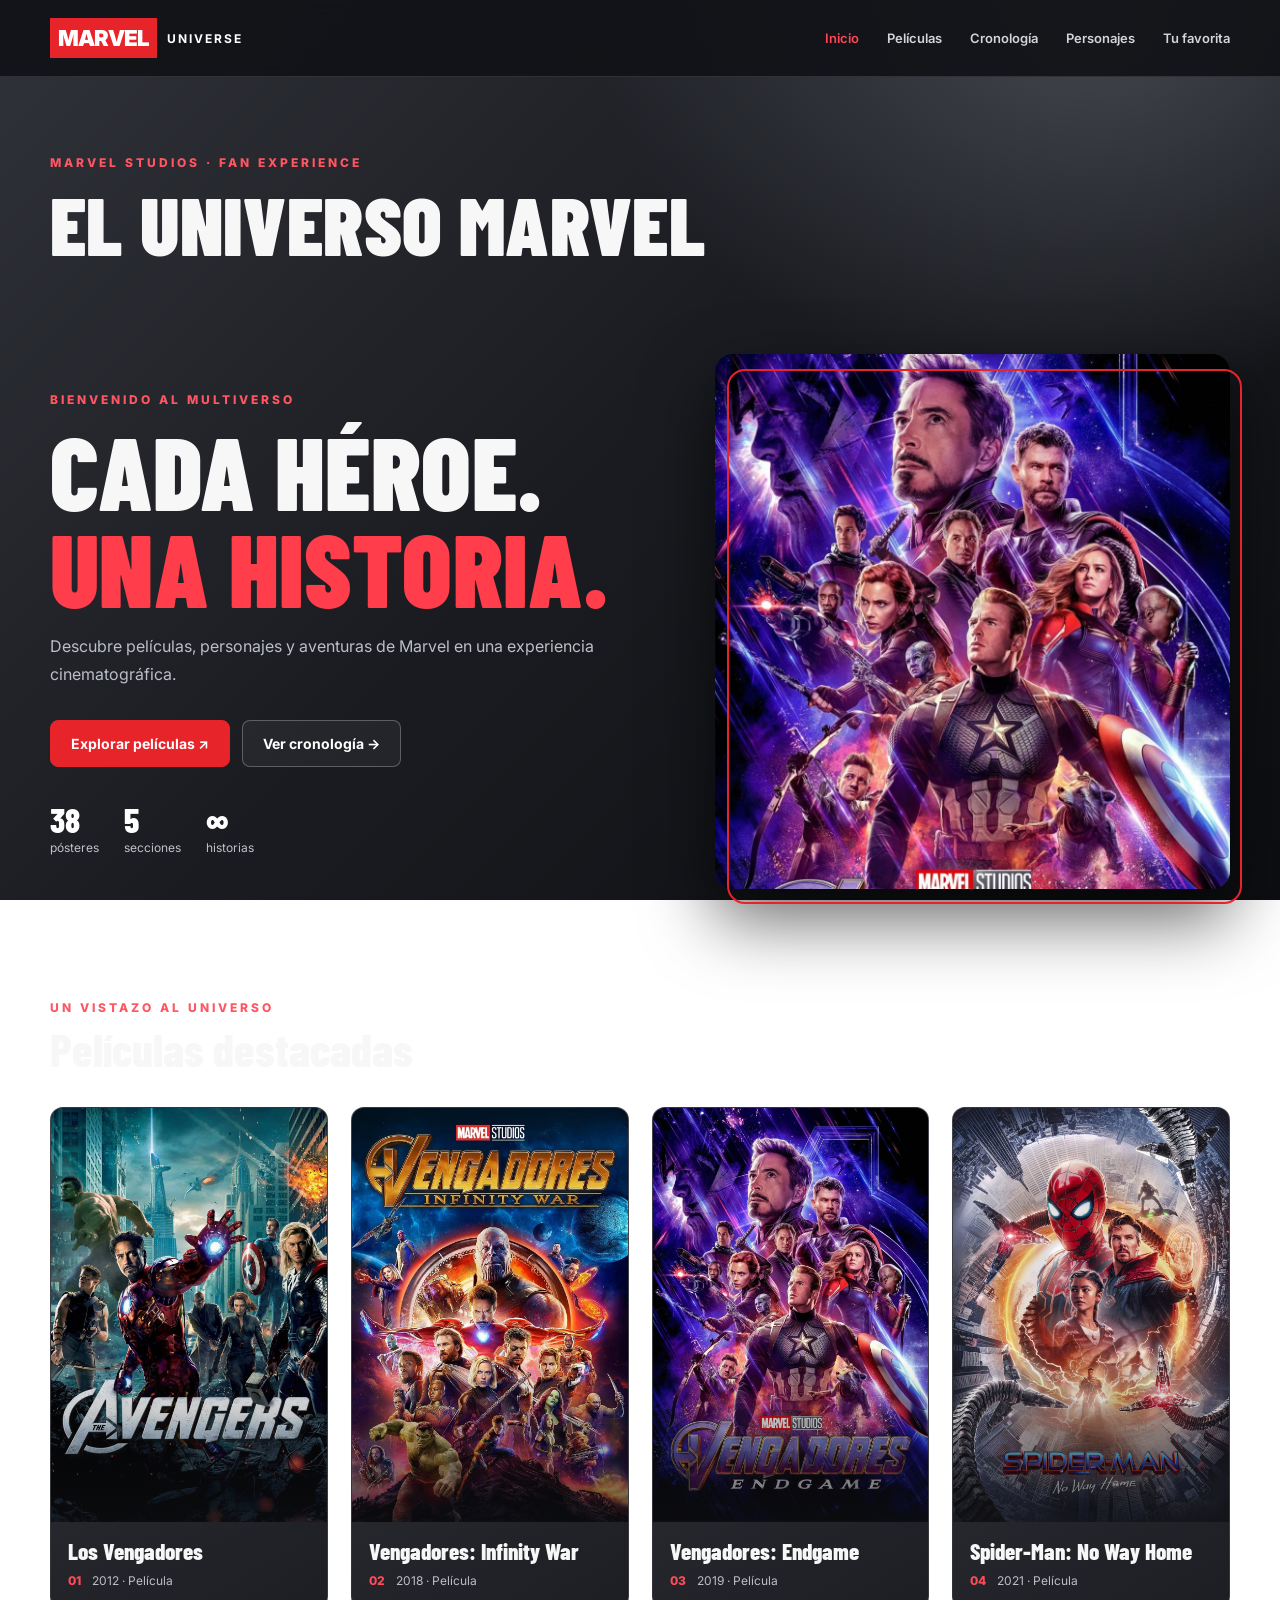
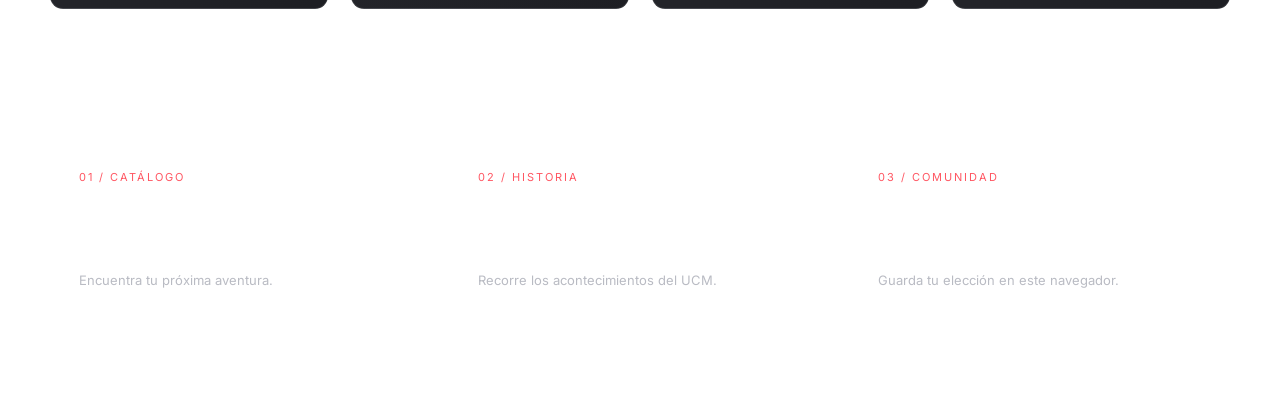
<file: index.html>
<!doctype html>
<html lang="es">
    <head>
        <meta charset="utf-8">
        <meta name="viewport" content="width=device-width,initial-scale=1">
        <meta name="description" content="Explora el universo cinematográfico Marvel, sus películas y personajes.">
        <title>EL UNIVERSO MARVEL | Universo Marvel</title>
        <link rel="preconnect" href="https://fonts.googleapis.com">
        <link rel="preconnect" href="https://fonts.gstatic.com" crossorigin>
        <link href="https://fonts.googleapis.com/css2?family=Barlow+Condensed:wght@500;600;700;800;900&family=Inter:wght@400;500;600;700&display=swap" rel="stylesheet">
        <link rel="stylesheet" href="style.css">
    </head>
    <body>
        <header class="topbar">
            <nav class="nav wrap">
                <a class="logo" href="index.html">
                    <span>MARVEL</span>
                    <b>UNIVERSE</b></a>
                    <button class="menu-toggle" aria-label="Abrir menú" aria-expanded="false">☰</button>
                    <div class="nav-links">
                        <a class="nav-link active" href="index.html">Inicio</a>
                        <a class="nav-link " href="peliculas.html">Películas</a>
                        <a class="nav-link " href="cronologia.html">Cronología</a>
                        <a class="nav-link " href="personajes.html">Personajes</a>
                        <a class="nav-link " href="favorita.html">Tu favorita</a></div>
                    </nav>
                </header>
                <main>
                    <section class="page-intro wrap reveal">
                        <span class="eyebrow">MARVEL STUDIOS · FAN EXPERIENCE</span>
                        <h1>EL UNIVERSO MARVEL</h1>
                    </section>
                    <section class="hero wrap">
                        <div class="hero-copy reveal">
                            <span class="eyebrow">BIENVENIDO AL MULTIVERSO</span>
                            <h2>CADA HÉROE.<br><em>UNA HISTORIA.</em></h2>
                            <p>Descubre películas, personajes y aventuras de Marvel en una experiencia cinematográfica.</p>
                            <div class="actions">
                                <a class="btn primary" href="peliculas.html">Explorar películas ↗</a>
                                <a class="btn secondary" href="cronologia.html">Ver cronología →</a>
                            </div>
                            <div class="stats"><span><strong>38</strong> pósteres
                            </span>
                            <span>
                                <strong>5</strong> secciones</span>
                                <span><strong>∞</strong> historias</span>
                            </div>
                        </div>
                        <div class="hero-poster reveal">
                            <img src="img/imagen23.jpeg" alt="Póster de Vengadores Endgame">
                        </div>
                    </section>
                    <section class="wrap section">
                        <div class="section-head">
                            <div>
                                <span class="eyebrow">UN VISTAZO AL UNIVERSO</span>
                                <h2>Películas destacadas</h2>
                            </div>
                            <a class="text-link" href="peliculas.html">Ver todas →</a>
                        </div>
                        <div class="spotlight" id="destacadas"></div>
                    </section>
                    <section class="wrap section">
                        <div class="features">
                            <a class="feature" href="peliculas.html"><span>01 / CATÁLOGO</span>
                                <h3>Explora las películas ↗</h3>
                                <p>Encuentra tu próxima aventura.</p></a>
                                <a class="feature" href="cronologia.html"><span>02 / HISTORIA</span>
                                    <h3>Sigue la cronología ↗</h3>
                                    <p>Recorre los acontecimientos del UCM.</p></a>
                                    <a class="feature" href="favorita.html">
                                        <span>03 / COMUNIDAD</span>
                                        <h3>Elige tu favorita ↗</h3>
                                        <p>Guarda tu elección en este navegador.</p>
                                    </a>
                                </div>
                            </section>
                        </main>
                        <div class="lightbox" id="lightbox" role="dialog" aria-modal="true" aria-label="Vista ampliada" hidden>
                            <button class="close-lightbox" aria-label="Cerrar">✕</button>
                            <img alt=""><p></p>
                        </div>
                        <script src="datos.js"></script>
                        <script src="function.js">
                        </script>
                        </body>
                        </html>
</file>
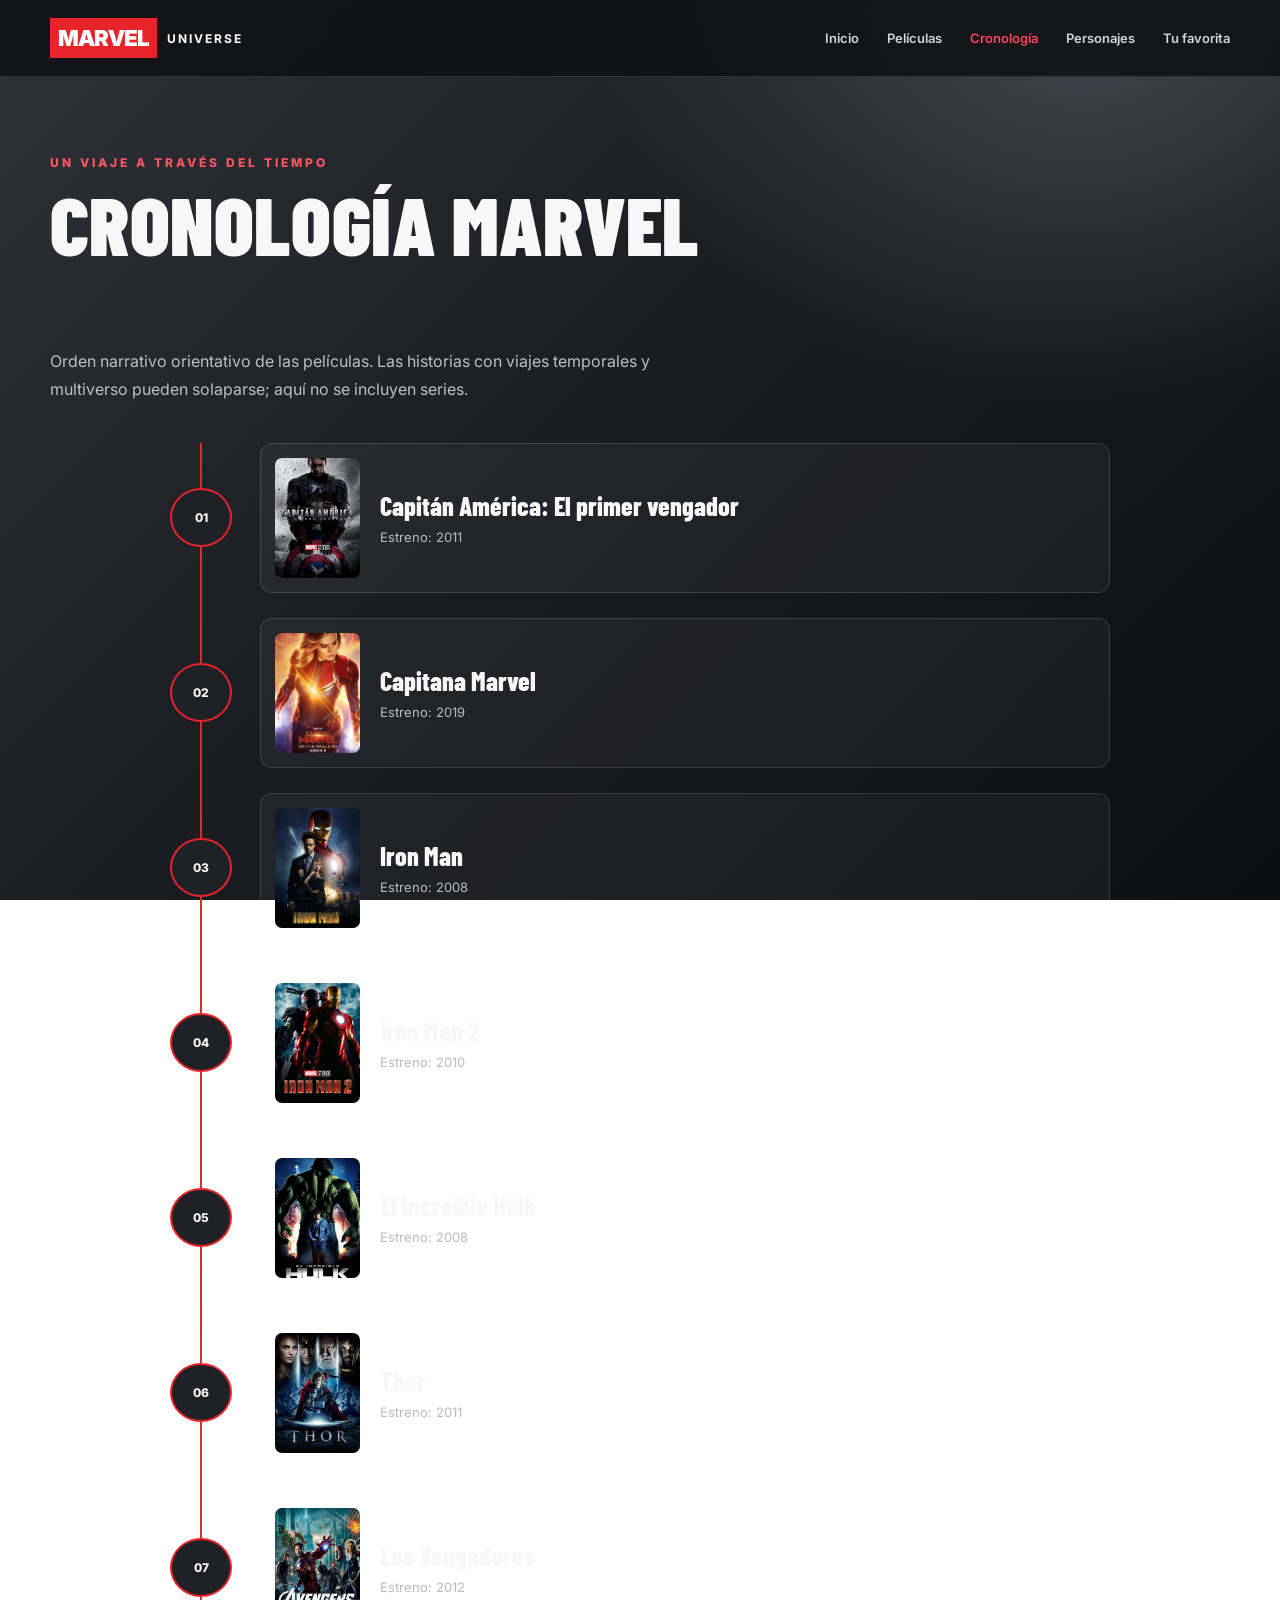
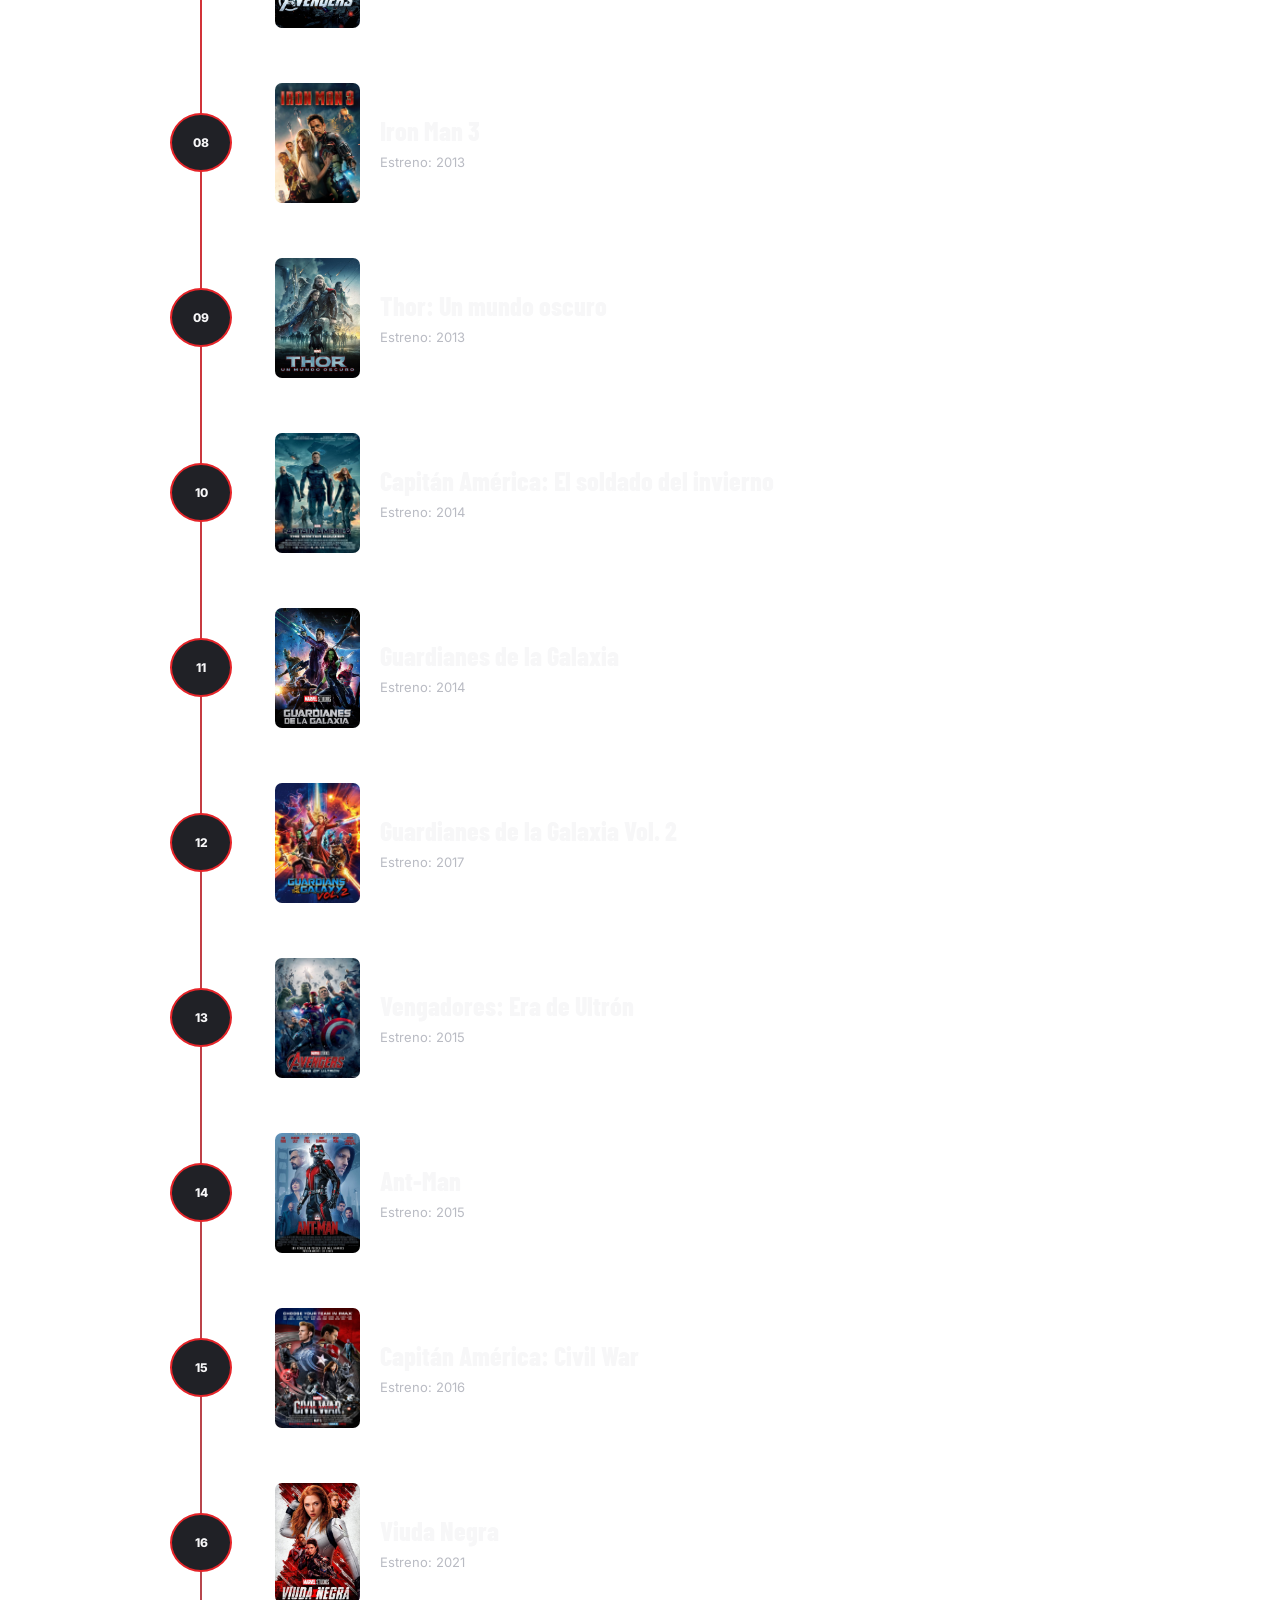
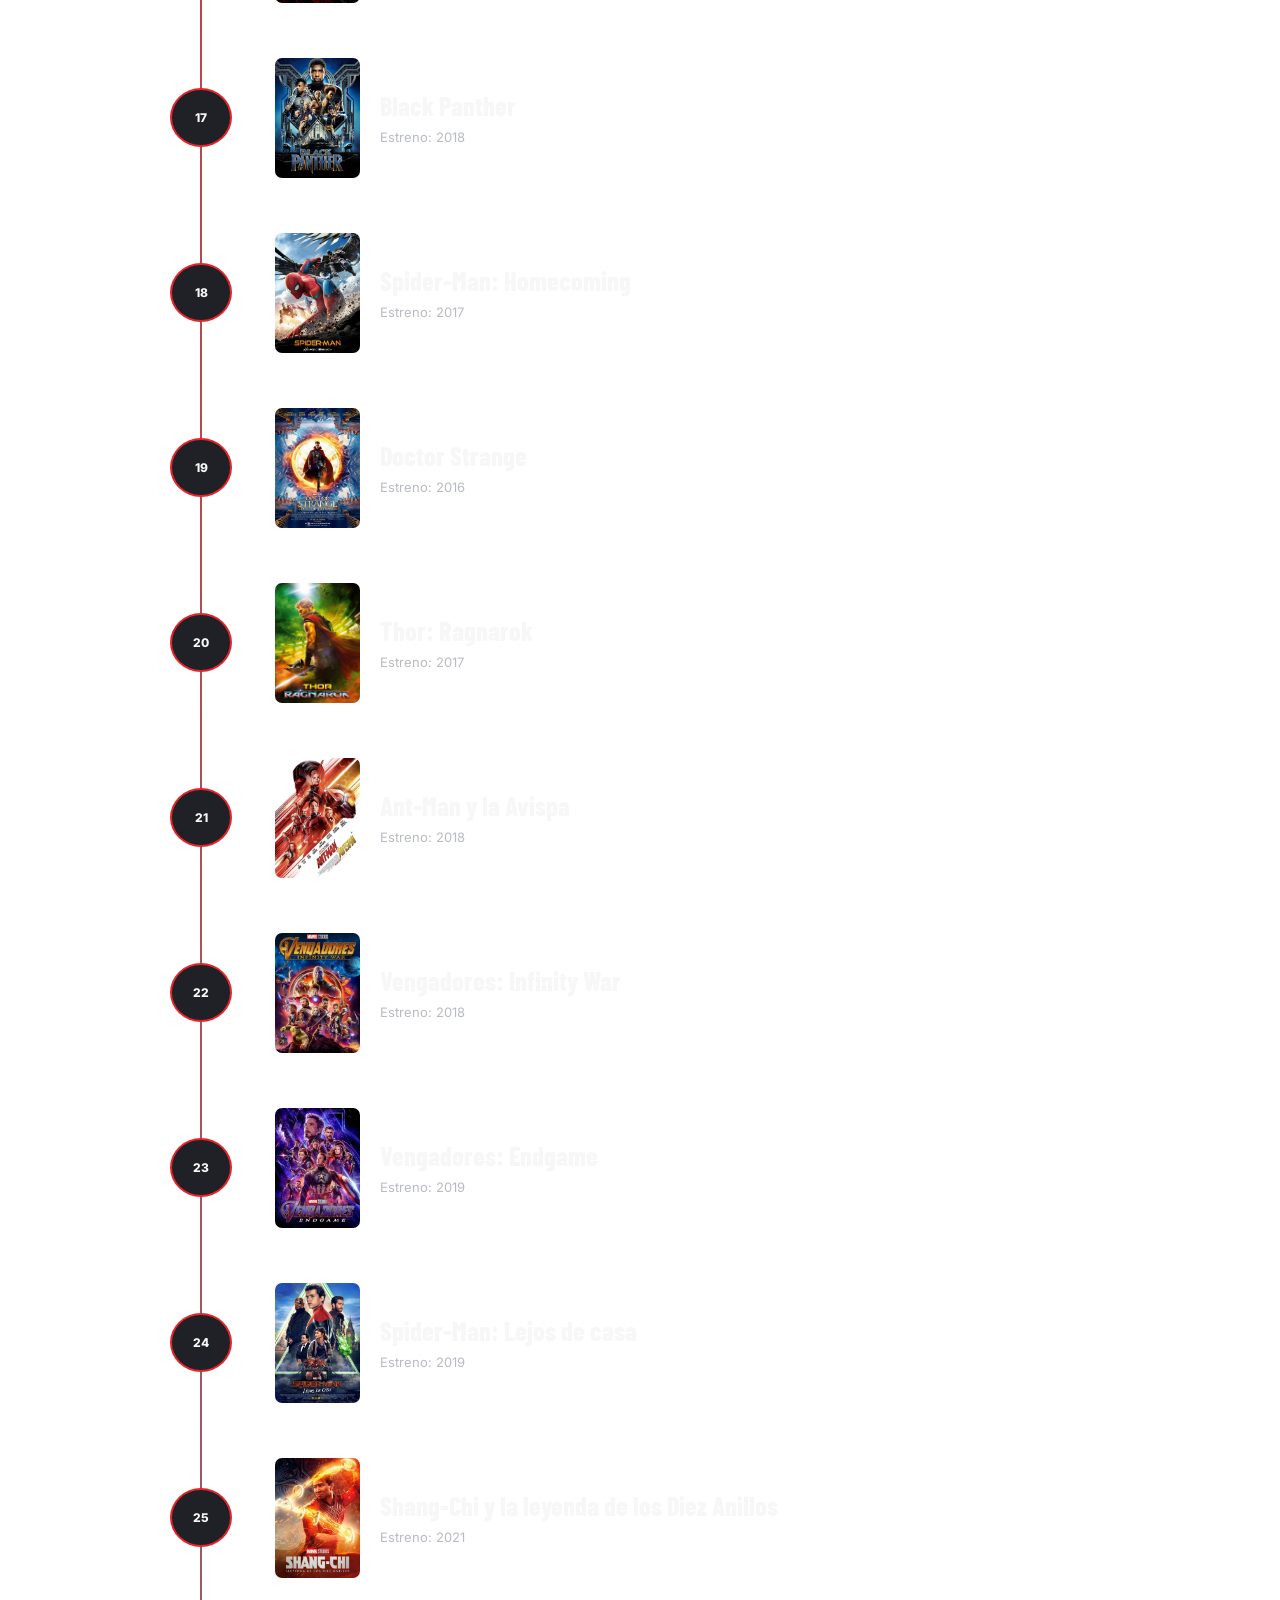
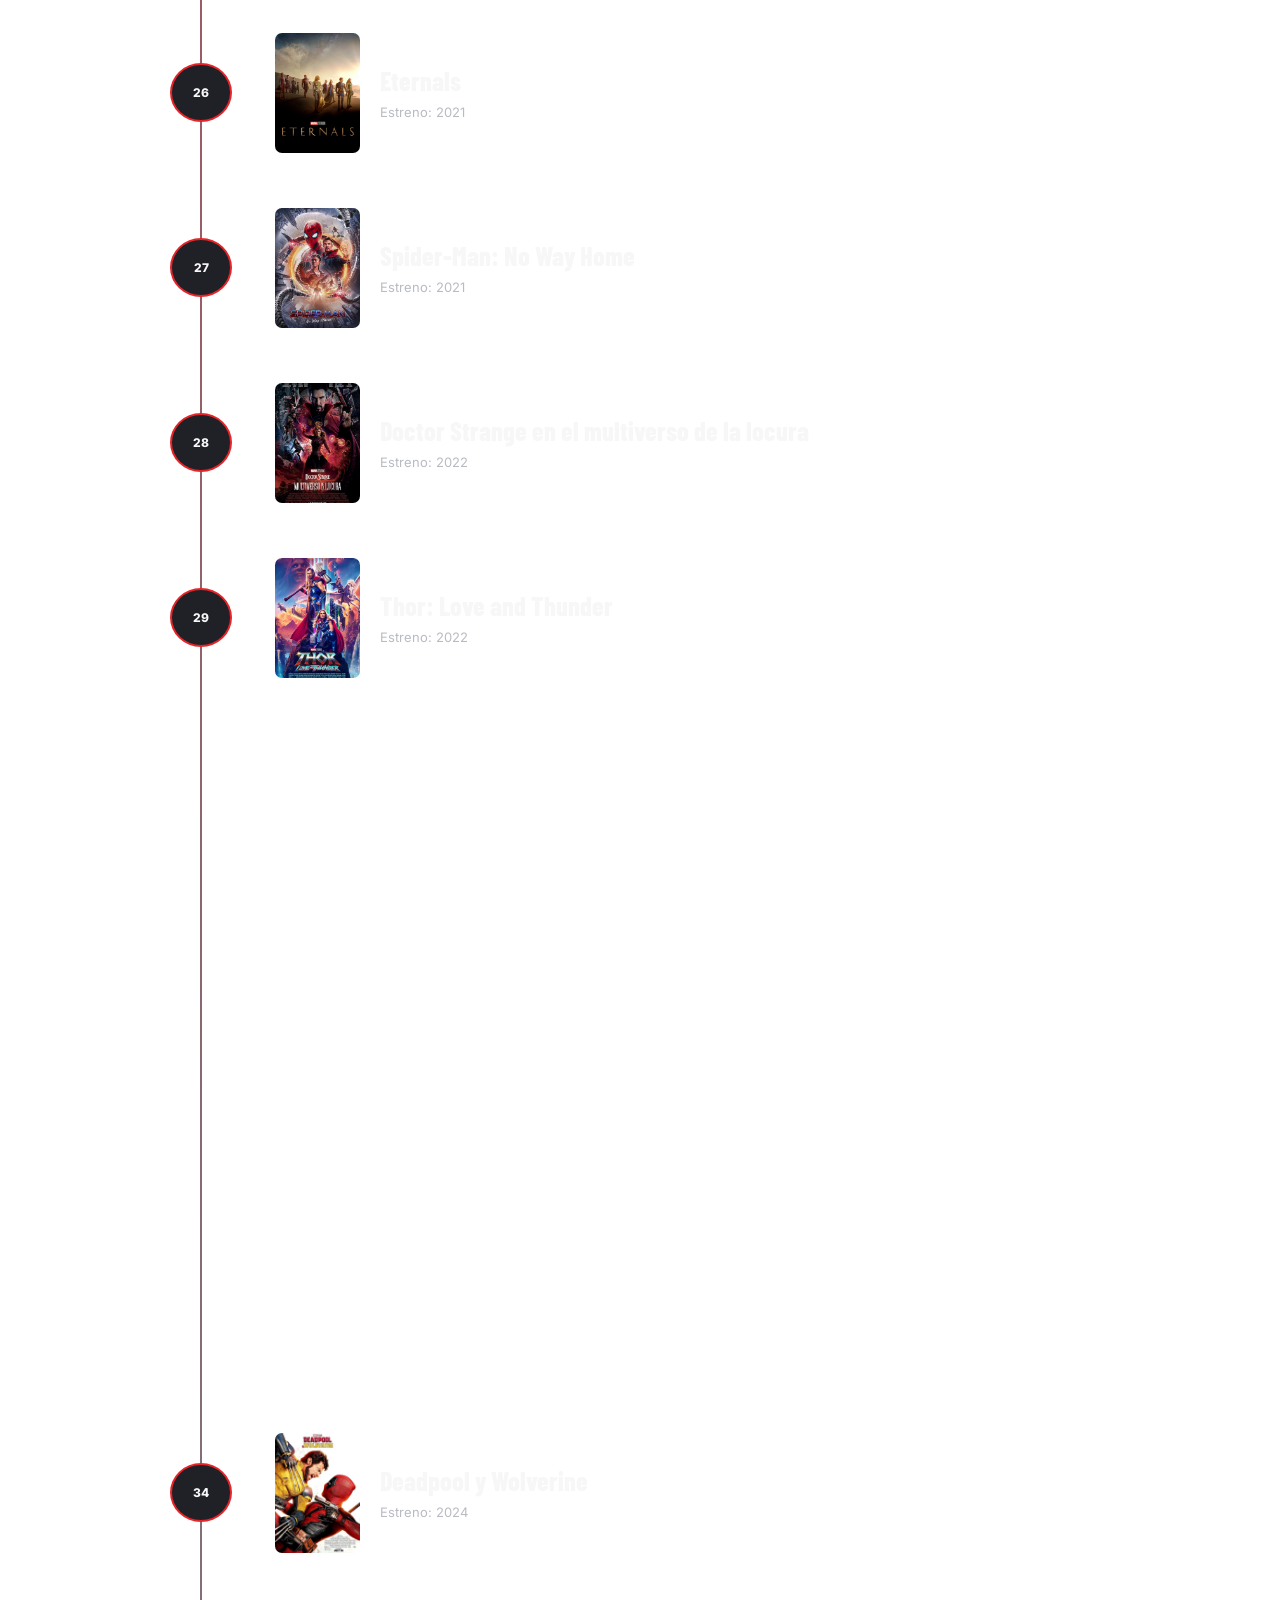
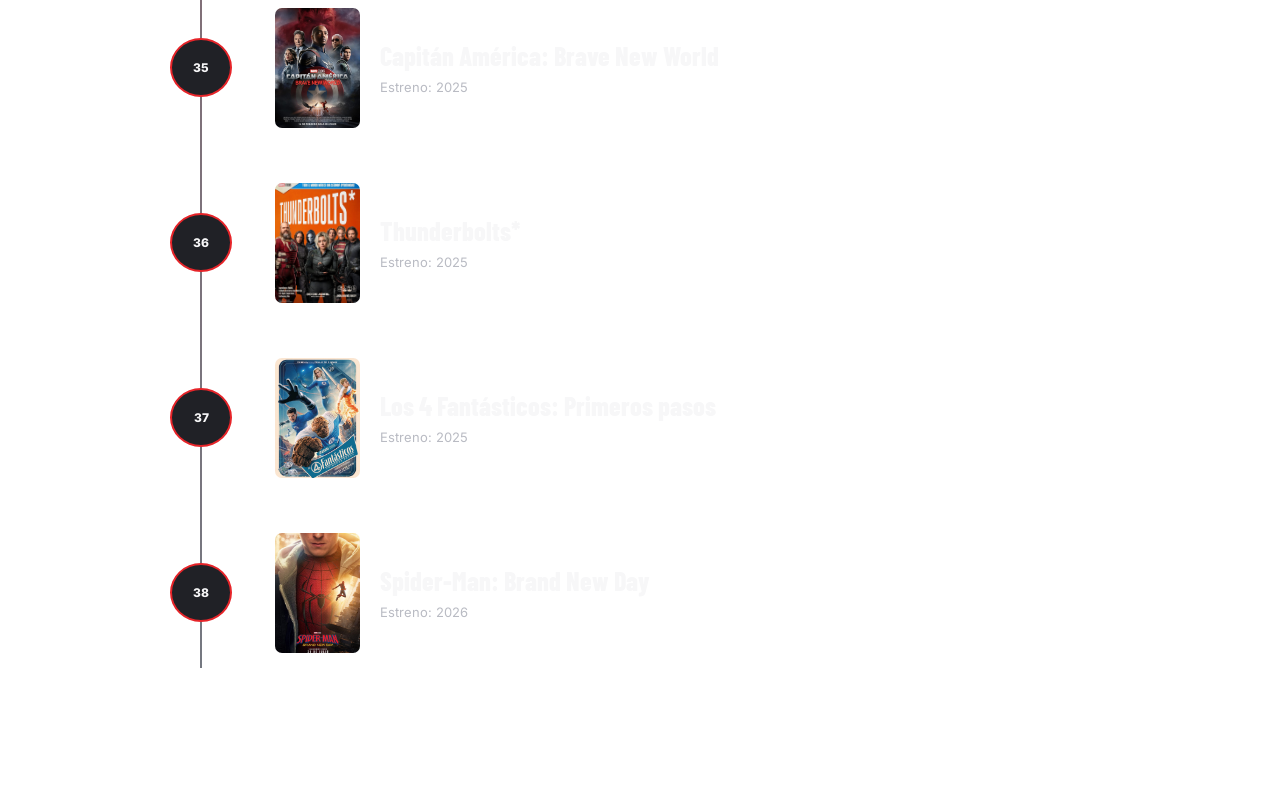
<file: cronologia.html>
<!doctype html>
<html lang="es">
    <head>
        <meta charset="utf-8">
        <meta name="viewport" content="width=device-width,initial-scale=1">
        <meta name="description" content="Explora el universo cinematográfico Marvel, sus películas y personajes.">
        <title>CRONOLOGÍA MARVEL | Universo Marvel</title>
        <link rel="preconnect" href="https://fonts.googleapis.com">
        <link rel="preconnect" href="https://fonts.gstatic.com" crossorigin>
        <link href="https://fonts.googleapis.com/css2?family=Barlow+Condensed:wght@500;600;700;800;900&family=Inter:wght@400;500;600;700&display=swap" rel="stylesheet">
        <link rel="stylesheet" href="style.css">
    </head>
    <body>
        <header class="topbar">
            <nav class="nav wrap">
                <a class="logo" href="index.html">
                    <span>MARVEL</span>
                    <b>UNIVERSE</b>
                </a>
                <button class="menu-toggle" aria-label="Abrir menú" aria-expanded="false">☰</button>
                <div class="nav-links">
                    <a class="nav-link " href="index.html">Inicio</a>
                    <a class="nav-link " href="peliculas.html">Películas</a>
                    <a class="nav-link active" href="cronologia.html">Cronología</a>
                    <a class="nav-link " href="personajes.html">Personajes</a>
                    <a class="nav-link " href="favorita.html">Tu favorita</a>
                </div>
            </nav>
        </header>
        <main>
            <section class="page-intro wrap reveal">
                <span class="eyebrow">UN VIAJE A TRAVÉS DEL TIEMPO</span>
                <h1>CRONOLOGÍA MARVEL</h1>
            </section>
            <section class="wrap section">
                <p class="description">Orden narrativo orientativo de las películas. Las historias con viajes temporales y multiverso pueden solaparse; aquí no se incluyen series.</p>
                <div id="lineaTiempo" class="timeline"></div>
            </section>
        </main>
        <div class="lightbox" id="lightbox" role="dialog" aria-modal="true" aria-label="Vista ampliada" hidden>
            <button class="close-lightbox" aria-label="Cerrar">✕</button>
            <img alt="">
            <p></p>
        </div>
        <script src="datos.js"></script>
        <script src="function.js">
        </script>
        </body>
        </html>
</file>
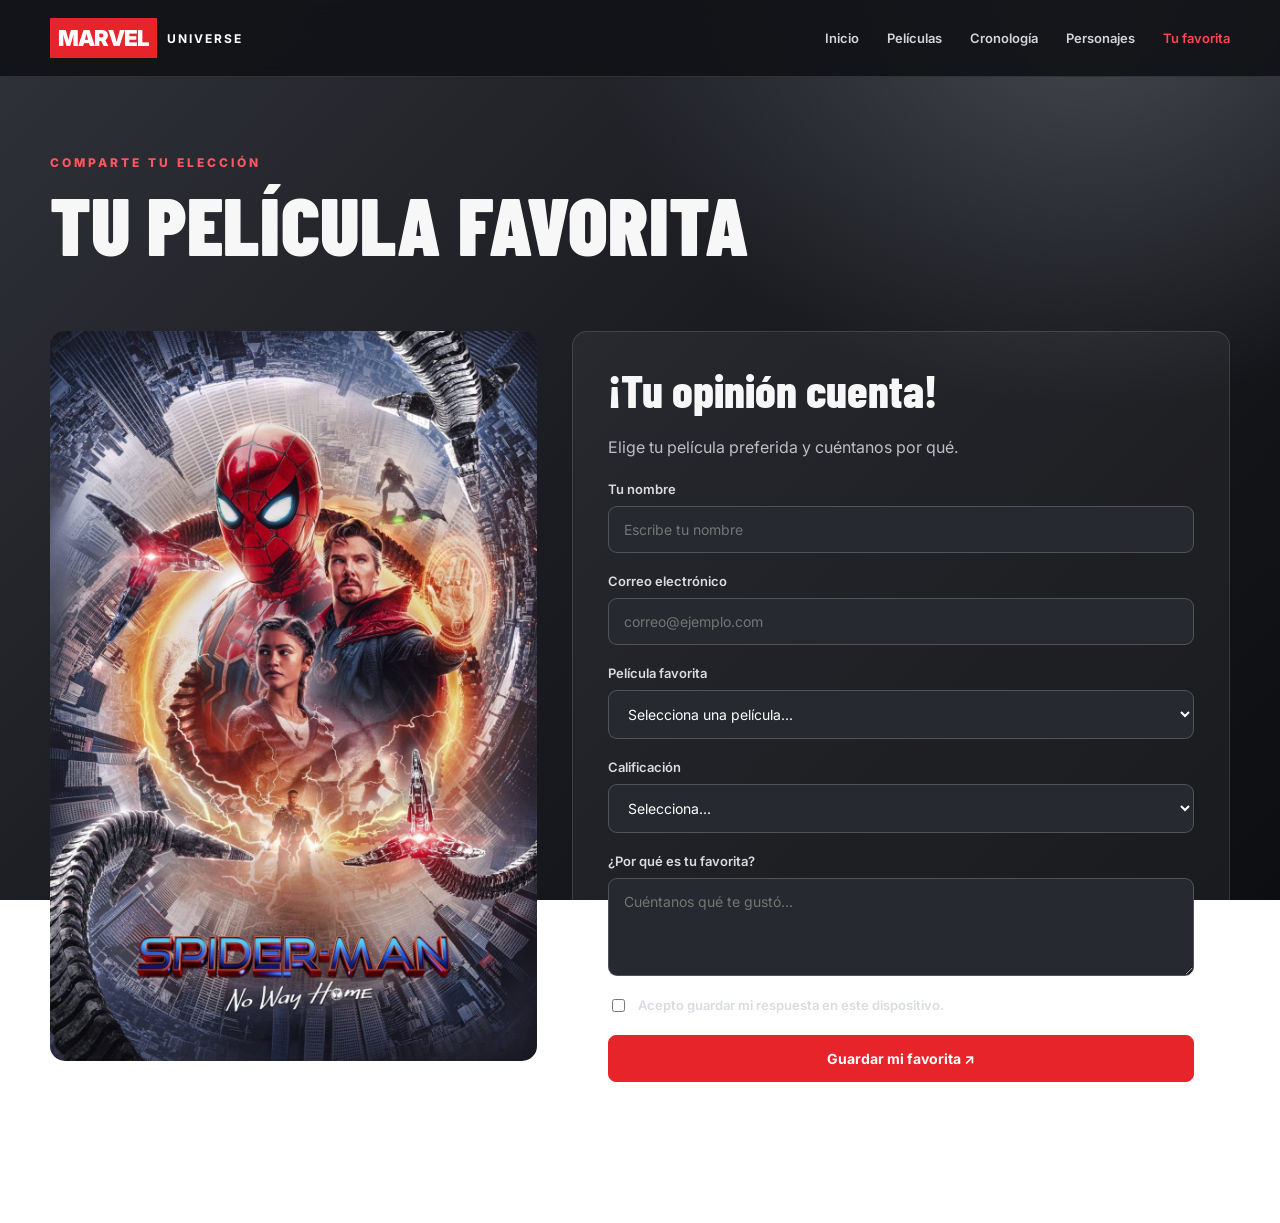
<file: favorita.html>
<!doctype html>
<html lang="es">
    <head>
        <meta charset="utf-8">
        <meta name="viewport" content="width=device-width,initial-scale=1">
        <meta name="description" content="Explora el universo cinematográfico Marvel, sus películas y personajes.">
        <title>TU PELÍCULA FAVORITA | Universo Marvel</title>
        <link rel="preconnect" href="https://fonts.googleapis.com">
        <link rel="preconnect" href="https://fonts.gstatic.com" crossorigin>
        <link href="https://fonts.googleapis.com/css2?family=Barlow+Condensed:wght@500;600;700;800;900&family=Inter:wght@400;500;600;700&display=swap" rel="stylesheet">
        <link rel="stylesheet" href="style.css">
    </head>
    <body>
        <header class="topbar">
            <nav class="nav wrap">
                <a class="logo" href="index.html">
                    <span>MARVEL</span>
                    <b>UNIVERSE</b>
                </a>
                <button class="menu-toggle" aria-label="Abrir menú" aria-expanded="false">☰</button>
                <div class="nav-links">
                    <a class="nav-link " href="index.html">Inicio</a>
                    <a class="nav-link " href="peliculas.html">Películas</a>
                    <a class="nav-link " href="cronologia.html">Cronología</a>
                    <a class="nav-link " href="personajes.html">Personajes</a>
                    <a class="nav-link active" href="favorita.html">Tu favorita</a>
                </div>
            </nav>
        </header>
        <main>
            <section class="page-intro wrap reveal">
                <span class="eyebrow">COMPARTE TU ELECCIÓN</span>
                <h1>TU PELÍCULA FAVORITA</h1>
            </section>
            <section class="wrap section">
                <div class="form-layout">
                    <div class="form-art reveal">
                        <img src="img/imagen27.jpeg" alt="Spider-Man No Way Home"></div>
                        <form id="formFavorita" class="vote-form reveal">
                            <h2>¡Tu opinión cuenta!</h2>
                            <p>Elige tu película preferida y cuéntanos por qué.</p>
                            <label>Tu nombre<input id="nombre" required minlength="2" maxlength="60" placeholder="Escribe tu nombre"></label>
                            <label>Correo electrónico<input id="correo" type="email" required placeholder="correo@ejemplo.com"></label>
                            <label>Película favorita<select id="pelicula" required>
                                <option value="">Selecciona una película...</option></select>
                            </label>
                            <label>Calificación<select id="calificacion" required>
                                <option value="">Selecciona...</option>
                                <option value="5">★★★★★</option>
                                <option value="4">★★★★</option>
                                <option value="3">★★★</option>
                                <option value="2">★★</option>
                                <option value="1">★</option></select>
                            </label>
                            <label>¿Por qué es tu favorita?<textarea id="razon" minlength="15" maxlength="600" required rows="4" placeholder="Cuéntanos qué te gustó..."></textarea>
                            </label>
                            <label class="check">
                                <input id="acepto" type="checkbox" required> Acepto guardar mi respuesta en este dispositivo.</label>
                                <button class="btn primary" type="submit">Guardar mi favorita ↗</button>
                                <div id="ultimaRespuesta" aria-live="polite"></div>
                            </form>
                        </div>
                    </section>
                </main>
                <div class="lightbox" id="lightbox" role="dialog" aria-modal="true" aria-label="Vista ampliada" hidden>
                    <button class="close-lightbox" aria-label="Cerrar">✕</button>
                    <img alt=""><p></p>
                </div>
                <script src="datos.js">                    
                </script>
                <script src="function.js">                    
                </script>
                </body>
                </html>
</file>
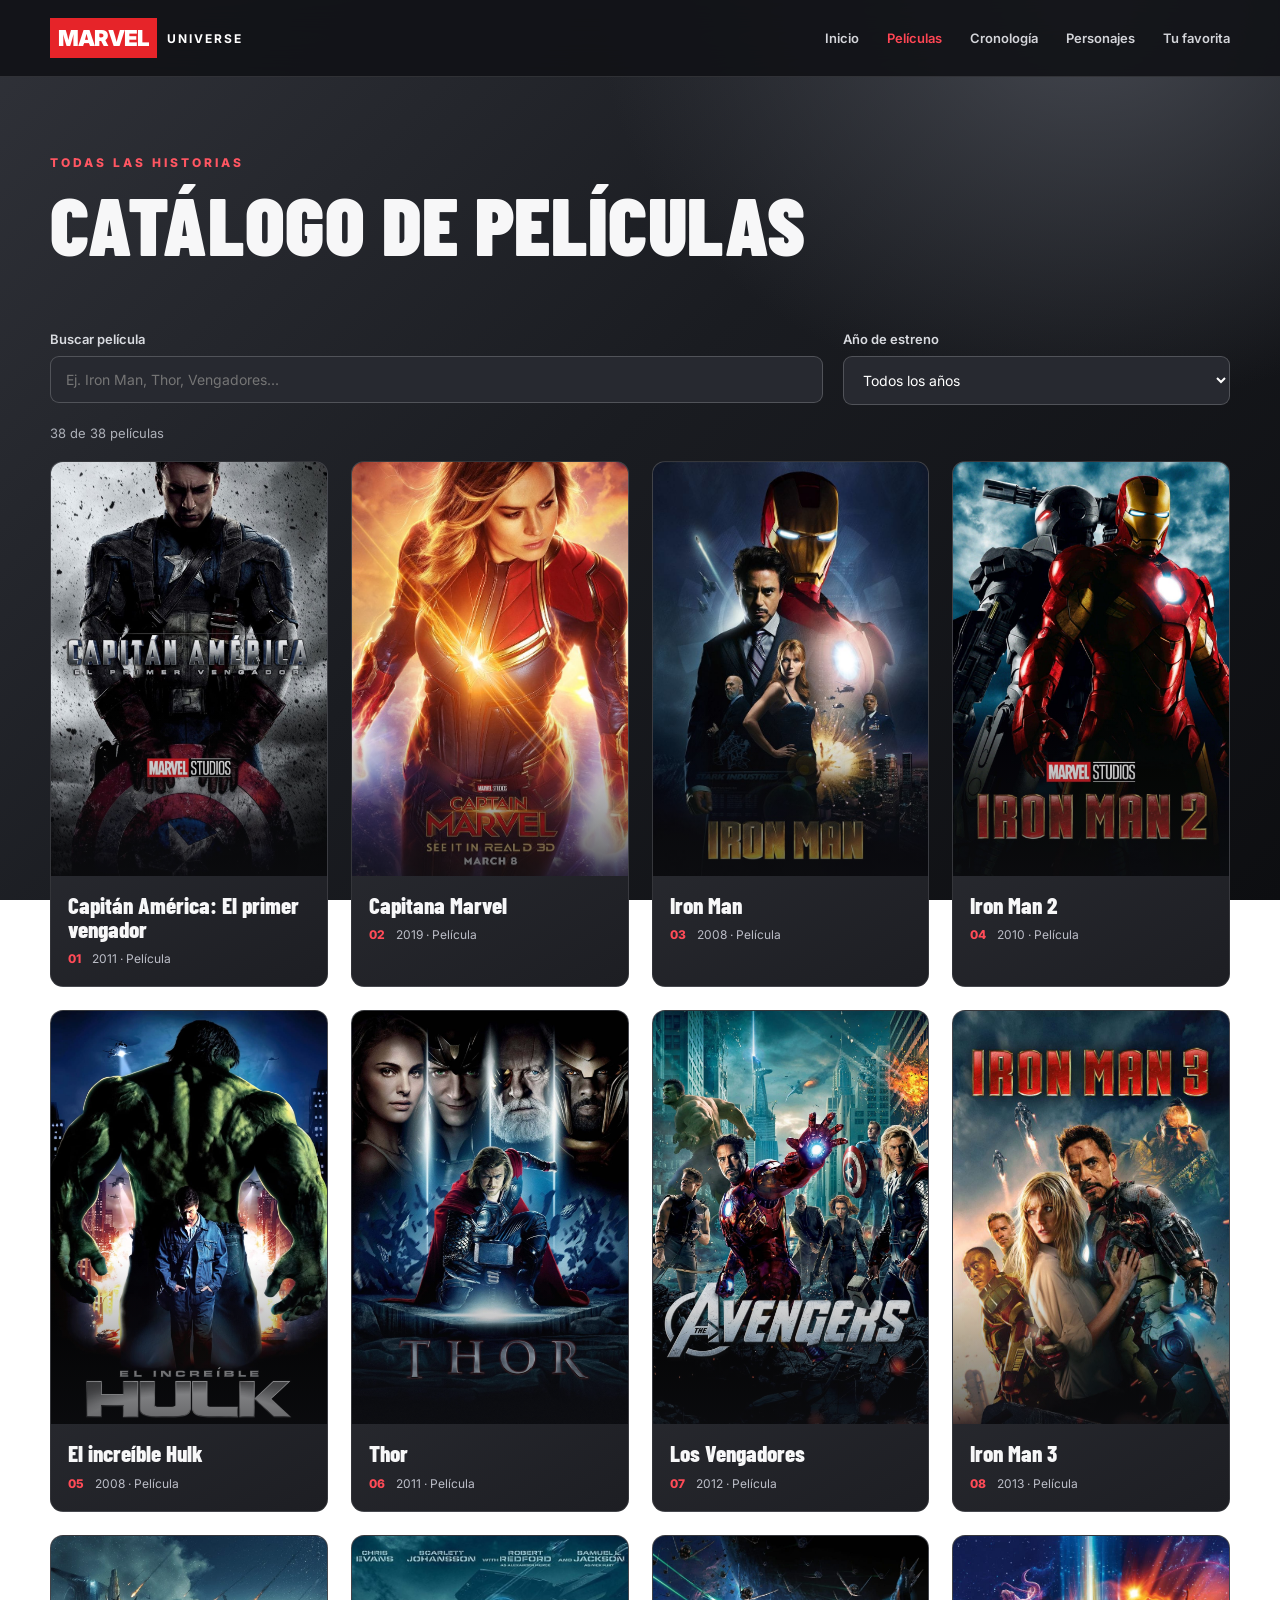
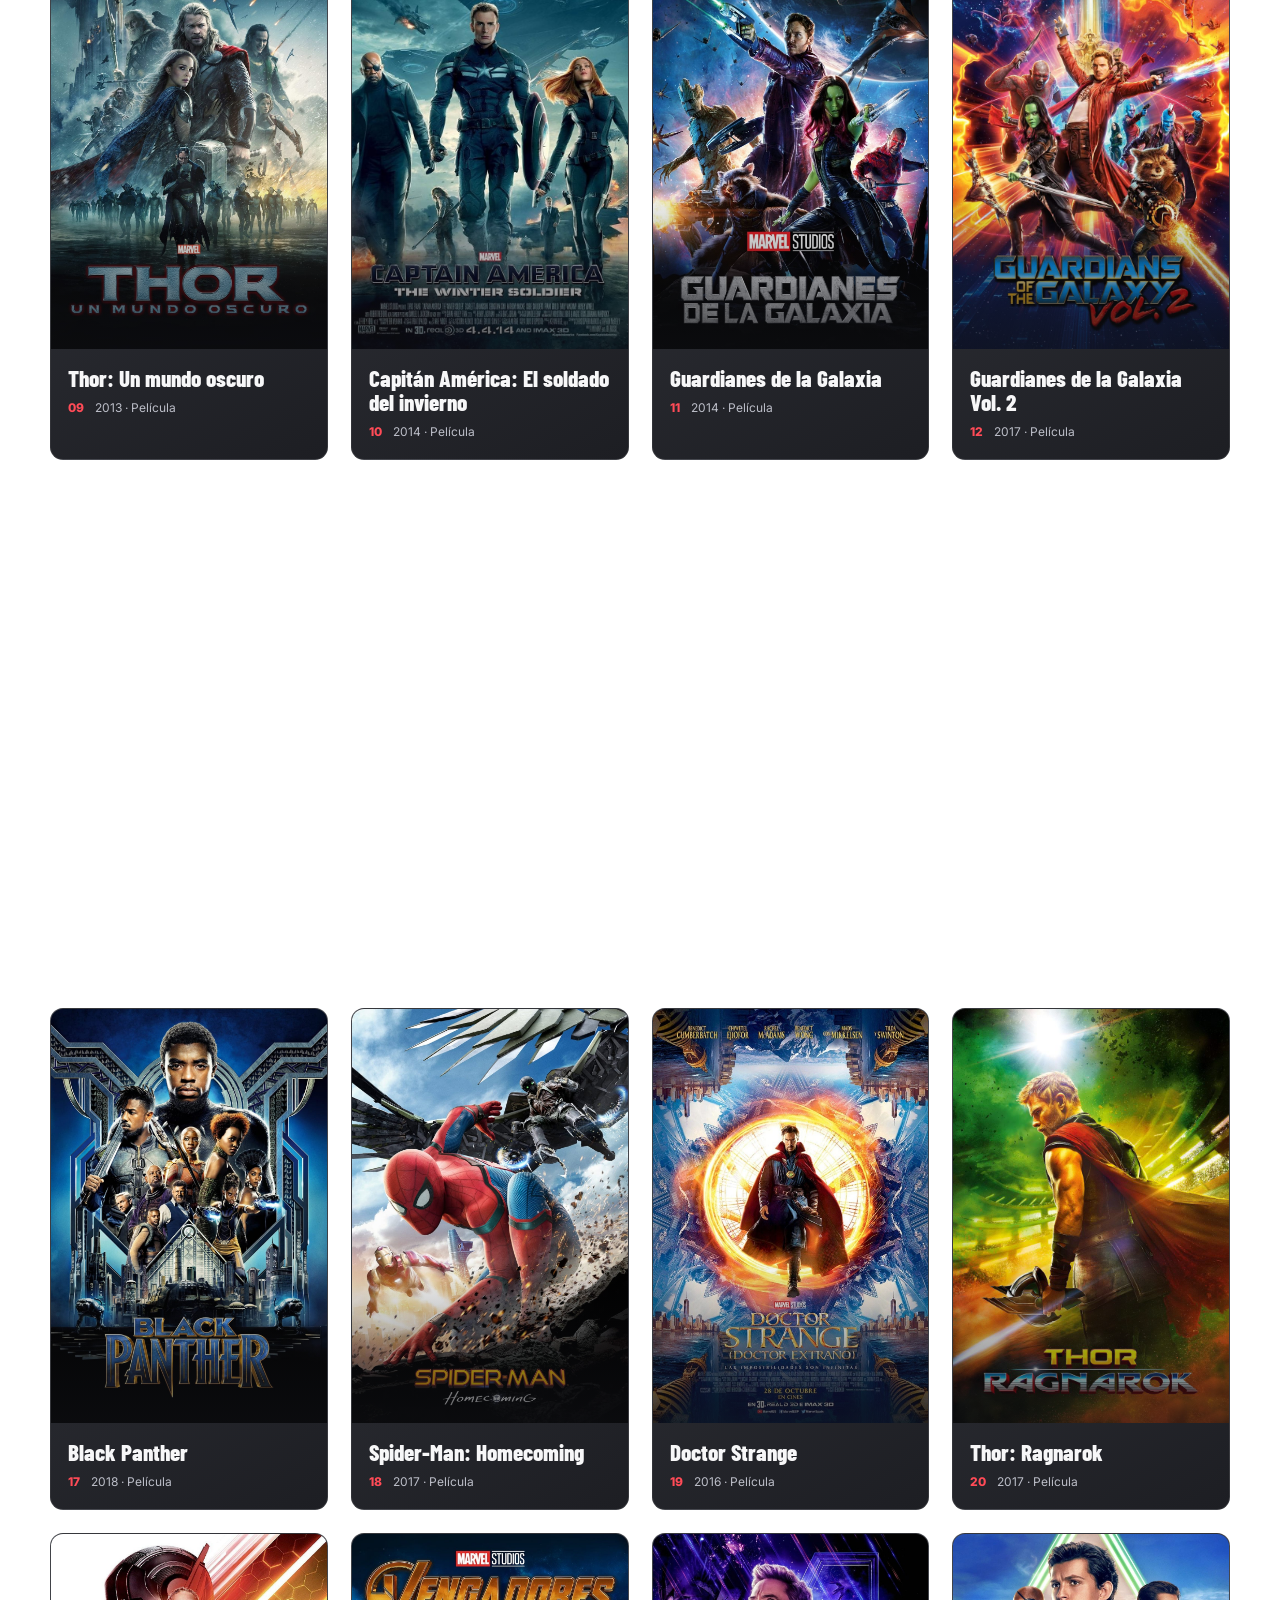
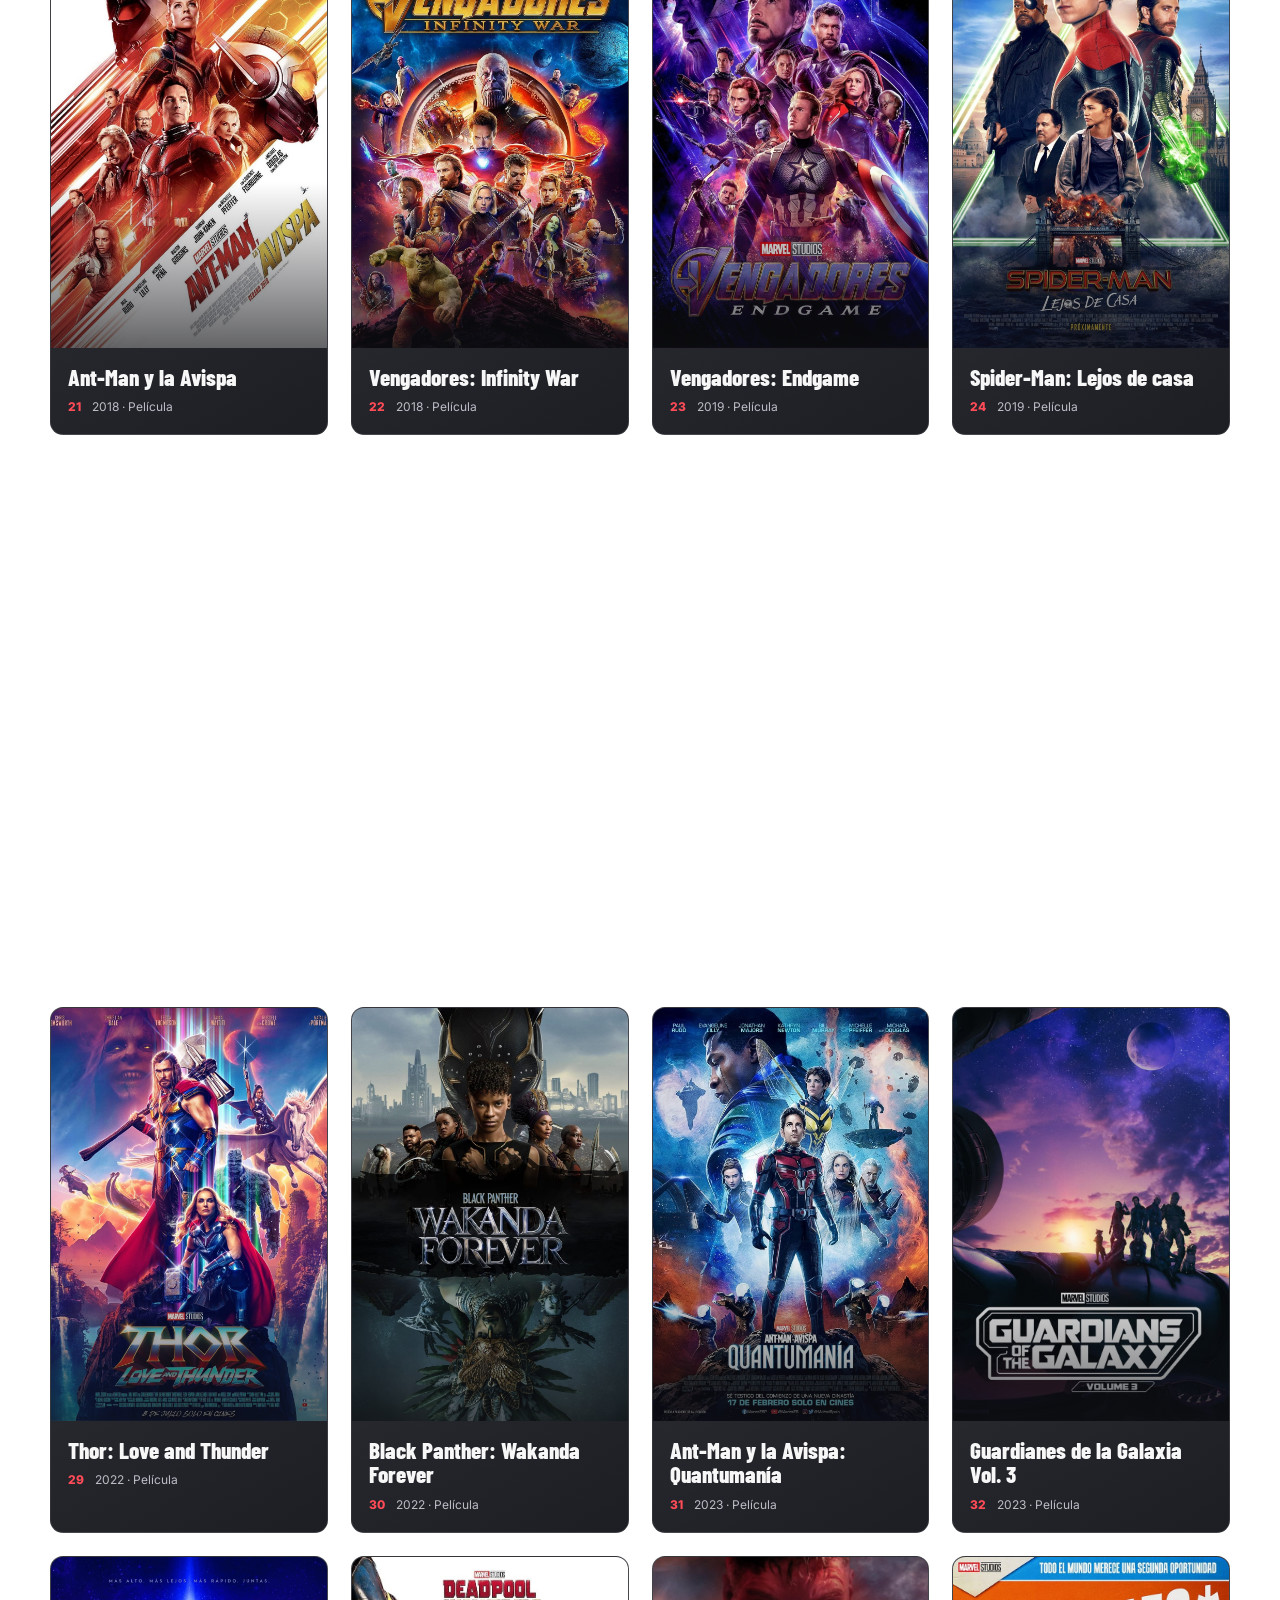
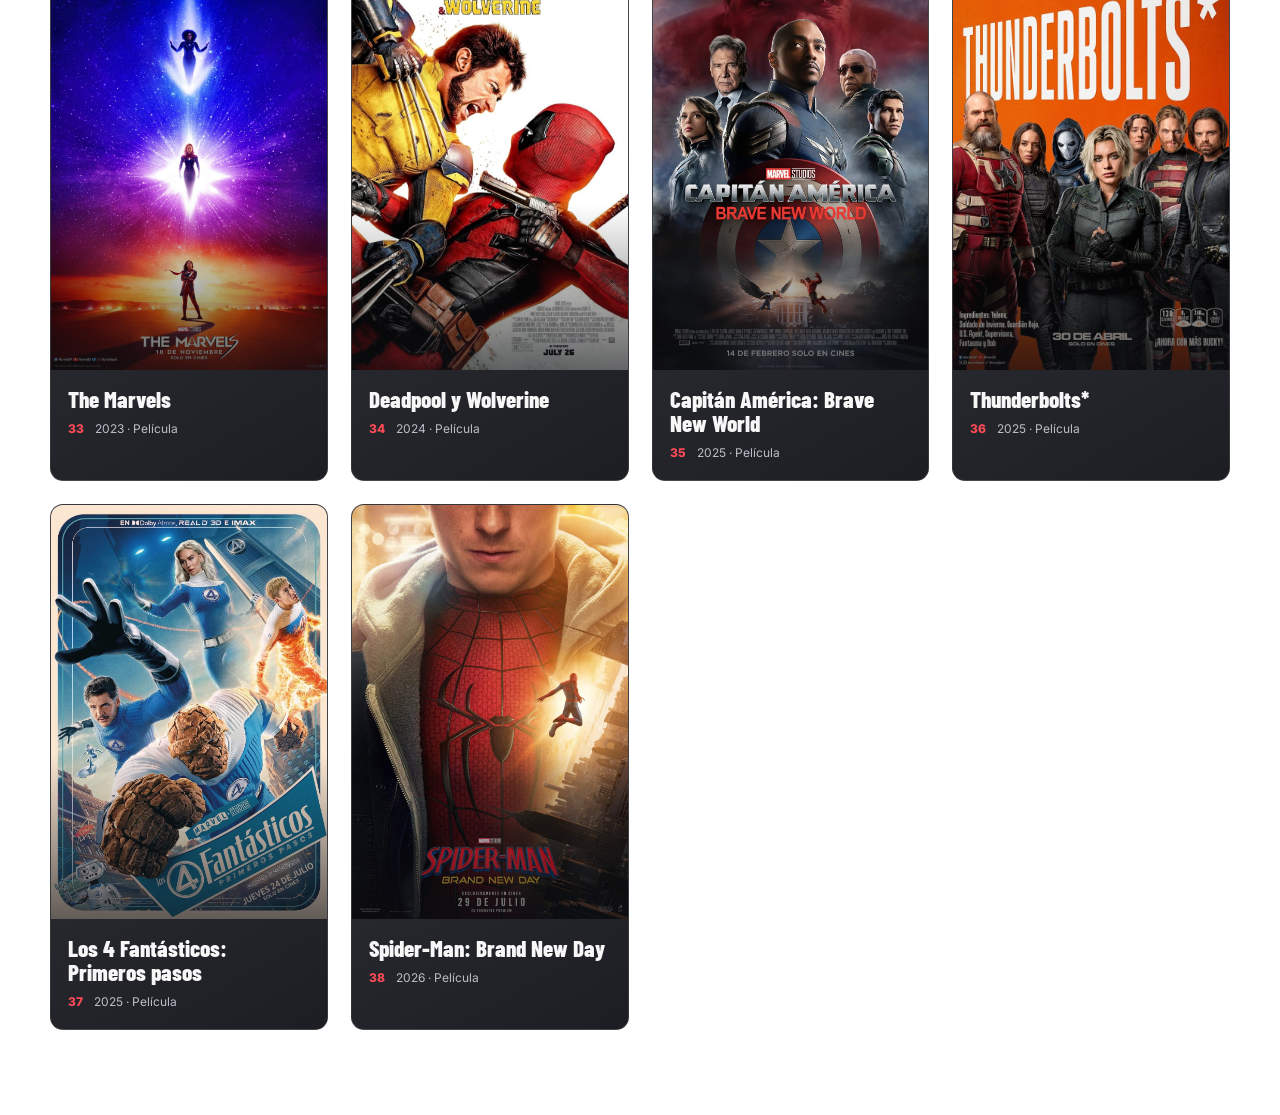
<file: peliculas.html>
<!doctype html>
<html lang="es">
    <head>
        <meta charset="utf-8">
        <meta name="viewport" content="width=device-width,initial-scale=1">
        <meta name="description" content="Explora el universo cinematográfico Marvel, sus películas y personajes.">
        <title>CATÁLOGO DE PELÍCULAS | Universo Marvel</title>
        <link rel="preconnect" href="https://fonts.googleapis.com">
        <link rel="preconnect" href="https://fonts.gstatic.com" crossorigin>
        <link href="https://fonts.googleapis.com/css2?family=Barlow+Condensed:wght@500;600;700;800;900&family=Inter:wght@400;500;600;700&display=swap" rel="stylesheet">
        <link rel="stylesheet" href="style.css">
    </head>
    <body>
        <header class="topbar">
            <nav class="nav wrap">
                <a class="logo" href="index.html">
                    <span>MARVEL</span>
                    <b>UNIVERSE</b>
                </a>
                <button class="menu-toggle" aria-label="Abrir menú" aria-expanded="false">☰</button>
                <div class="nav-links">
                    <a class="nav-link " href="index.html">Inicio</a>
                    <a class="nav-link active" href="peliculas.html">Películas</a>
                    <a class="nav-link " href="cronologia.html">Cronología</a>
                    <a class="nav-link " href="personajes.html">Personajes</a>
                    <a class="nav-link " href="favorita.html">Tu favorita</a>
                </div>
            </nav>
        </header>
        <main>
            <section class="page-intro wrap reveal">
                <span class="eyebrow">TODAS LAS HISTORIAS</span>
                <h1>CATÁLOGO DE PELÍCULAS</h1>
            </section>
            <section class="wrap section">
                <div class="filters">
                    <label>Buscar película<input id="buscador" type="search" placeholder="Ej. Iron Man, Thor, Vengadores..."></label>
                    <label>Año de estreno<select id="filtro">
                        <option value="">Todos los años</option></select></label>
                    </div>
                    <p id="contador" class="count" aria-live="polite"></p>
                    <div id="catalogo" class="poster-grid"></div>
                </section>
            </main>
            <div class="lightbox" id="lightbox" role="dialog" aria-modal="true" aria-label="Vista ampliada" hidden>
                <button class="close-lightbox" aria-label="Cerrar">✕</button>
                <img alt=""><p></p>
            </div>
            <script src="datos.js"></script>
            <script src="function.js"></script>
        </body>
        </html>
</file>
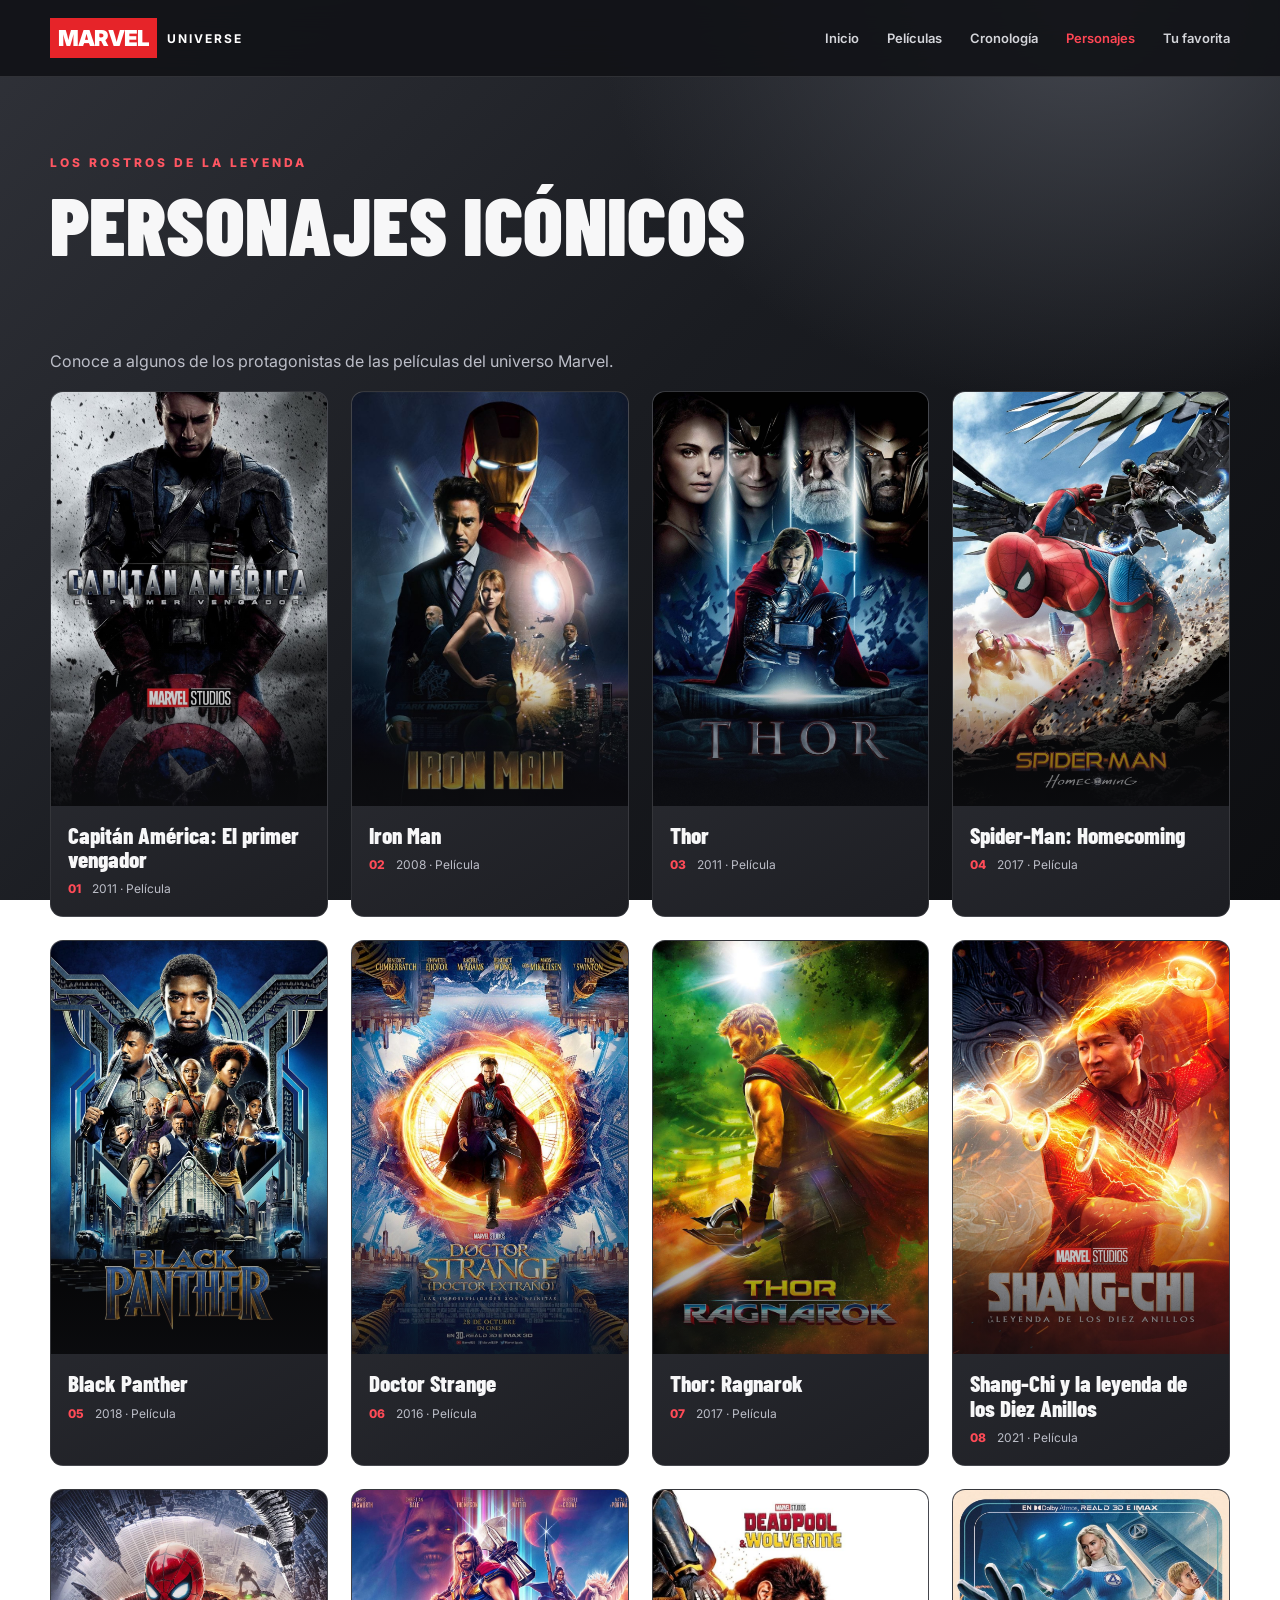
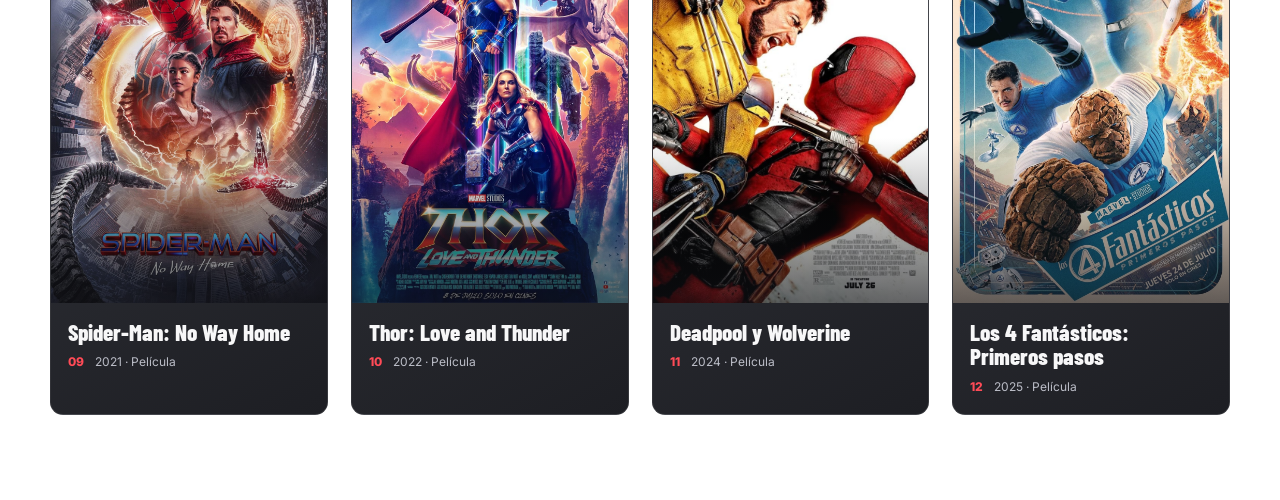
<file: personajes.html>
<!doctype html>
<html lang="es">
    <head>
        <meta charset="utf-8">
        <meta name="viewport" content="width=device-width,initial-scale=1">
        <meta name="description" content="Explora el universo cinematográfico Marvel, sus películas y personajes.">
        <title>PERSONAJES ICÓNICOS | Universo Marvel</title>
        <link rel="preconnect" href="https://fonts.googleapis.com">
        <link rel="preconnect" href="https://fonts.gstatic.com" crossorigin>
        <link href="https://fonts.googleapis.com/css2?family=Barlow+Condensed:wght@500;600;700;800;900&family=Inter:wght@400;500;600;700&display=swap" rel="stylesheet">
        <link rel="stylesheet" href="style.css">
    </head>
    <body>
        <header class="topbar">
            <nav class="nav wrap">
                <a class="logo" href="index.html"><span>MARVEL</span>
                    <b>UNIVERSE</b></a>
                    <button class="menu-toggle" aria-label="Abrir menú" aria-expanded="false">☰</button>
                    <div class="nav-links">
                        <a class="nav-link " href="index.html">Inicio</a>
                        <a class="nav-link " href="peliculas.html">Películas</a>
                        <a class="nav-link " href="cronologia.html">Cronología</a>
                        <a class="nav-link active" href="personajes.html">Personajes</a>
                        <a class="nav-link " href="favorita.html">Tu favorita</a>
                    </div>
                </nav>
            </header>
            <main>
                <section class="page-intro wrap reveal">
                    <span class="eyebrow">LOS ROSTROS DE LA LEYENDA</span>
                    <h1>PERSONAJES ICÓNICOS</h1>
                </section>
                <section class="wrap section">
                    <p class="description">Conoce a algunos de los protagonistas de las películas del universo Marvel.</p>
                    <div id="personajes" class="poster-grid">                        
                    </div>
                </section>
            </main>
            <div class="lightbox" id="lightbox" role="dialog" aria-modal="true" aria-label="Vista ampliada" hidden>
                <button class="close-lightbox" aria-label="Cerrar">✕</button>
                <img alt=""><p></p>
            </div>
            <script src="datos.js"></script>
            <script src="function.js"></script>
        </body>
        </html>
</file>
<file: style.css>
:root{
    --red:#ed2635;
    --ink:#121316;
    --paper:#e5e6e9;
    --muted:#a9acb5;
    --line:#ffffff20
}
*{
    box-sizing:border-box
}
html{
    scroll-behavior:smooth
}
body{
    margin:0;
    background:radial-gradient(ellipse at 85% 0%,#454850 0%,transparent 32%),
    linear-gradient(135deg,#303239 0%,#1a1c21 48%,#0d0e11 100%);
    background-attachment:fixed;
    color:#f7f7f8;
    font-family:Inter,Arial,sans-serif;
    min-height:100vh
}
.wrap{
    width:min(1180px,calc(100% - 44px));
    margin:auto
}
.topbar{
    position:sticky;
    top:0;
    z-index:30;
    background:#111217e8;
    backdrop-filter:blur(18px);
    border-bottom:1px solid var(--line)
}
.nav{
    min-height:76px;
    display:flex;
    align-items:center;
    justify-content:space-between;
    gap:20px
}
.logo{
    text-decoration:none;
    display:flex;
    align-items:center;
    gap:10px;
    color:white;
    font-size:12px;
    letter-spacing:2px
}
.logo span{
    font-weight:900;
    background:#e62429;
    padding:7px 8px;
    letter-spacing:-1px;
    font-size:22px
}
.logo b{
    font-size:12px
}
.nav-links{
    display:flex;
    gap:28px
}
.nav-link{
    color:#d4d5da;
    text-decoration:none;
    font-size:13px;
    font-weight:600;
    transition:.25s
}
.nav-link:hover,.nav-link.active{
    color:#ff4654
}
.menu-toggle{
    display:none;
    background:none;
    color:white;
    border:0;
    font-size:26px
}
.page-intro{
    padding:74px 0 12px
}
.eyebrow{
    color:#ff5662;
    font-size:12px;
    letter-spacing:3px;
    font-weight:800
}
.page-intro h1,.hero h2{
    font:900 clamp(48px,8vw,100px)/.95 'Barlow Condensed',Impact,sans-serif;
    letter-spacing:.4px;
    margin:14px 0;
    text-transform:uppercase
}
.page-intro h1{
    font-size:clamp(48px,7vw,82px)
}
.section{
    padding:42px 0 85px
}
.section-head{
    display:flex;
    align-items:end;
    justify-content:space-between;
    margin-bottom:25px;gap:20px
}
.section h2{
    font:800 clamp(30px,4vw,46px)/1 'Barlow Condensed',sans-serif;
    margin:10px 0}
    .text-link{
        color:#fff;
        text-decoration:none
    }
.hero{
    min-height:660px;display:grid;
    grid-template-columns:1.1fr .9fr;
    align-items:center;
    gap:35px;
    padding-top:65px;
    padding-bottom:65px
}
.hero h2{
    font-size:clamp(65px,8vw,118px)
}
.hero h2 em{
    font-style:normal;
    color:#ff3d4b
}
.hero p,.description,.vote-form p{
    color:#bcbec8;
    line-height:1.75;
    max-width:600px
}
.actions{
    display:flex;
    gap:12px;
    flex-wrap:wrap;
    margin:32px 0
}
.btn{
    display:inline-block;
    border:1px solid #ffffff42;
    padding:14px 20px;
    border-radius:8px;
    color:white;
    text-decoration:none;
    font-weight:700;
    cursor:pointer;
    transition:.3s;
    background:transparent;
    font:700 14px Inter,sans-serif
}
.btn:hover{
    transform:translateY(-3px);
    box-shadow:0 10px 30px #0006
}
.primary{
    background:#e62429;
    border-color:#e62429
}
.secondary{
    background:#ffffff0c
}
.stats{
    display:flex;
    gap:25px;
    color:#bfc1c9;
    font-size:12px
}
.stats strong{
    display:block;
    color:#fff;
    font:800 34px 'Barlow Condensed',sans-serif
}
.hero-poster{
    height:535px;
    position:relative;
    transform:rotate(3deg)
}
.hero-poster:before{
    content:''
    ;position:absolute;
    inset:15px -12px -15px 12px;
    border:2px solid #e62429;
    border-radius:18px
}
.hero-poster img{
    width:100%;
    height:100%;
    object-fit:cover;
    object-position:center 25%;
    border-radius:18px;
    box-shadow:0 30px 70px #0009
}
.poster-grid,.spotlight{
    display:grid;
    grid-template-columns:repeat(4,minmax(0,1fr));
    gap:23px
}
.spotlight{
    grid-template-columns:repeat(4,minmax(0,1fr))
}
.movie-card{
    background:linear-gradient(150deg,#35373e,#1d1e23);
    border:1px solid #ffffff17;
    border-radius:13px;
    overflow:hidden;
    transition:transform .35s,box-shadow .35s,border-color .35s;
    cursor:pointer
}
.movie-card:hover{
    transform:translateY(-9px);
    box-shadow:0 18px 45px #0009;
    border-color:#e624296b
}
.poster-frame{
    aspect-ratio:2/3;
    overflow:hidden;
    position:relative
}
.poster-frame img{
    width:100%;
    height:100%;
    object-fit:cover;
    transition:transform .65s
}
.movie-card:hover img{
    transform:scale(1.095)
}
.poster-frame:after{
    content:'';
    position:absolute;
    inset:60% 0 0;
    background:linear-gradient(transparent,#101115a6);
    pointer-events:none
}
.movie-info{
    padding:17px 17px 20px
}
.movie-info h3{
    font:800 23px/1.05 'Barlow Condensed',sans-serif;
    margin:0 0 10px
}
.movie-info p{
    font-size:12px;
    color:#bcbec8;
    margin:0
}
.movie-info .number{
    color:#ff4b57;
    font-weight:800;
    margin-right:8px
}
.filters{
    display:grid;
    grid-template-columns:2fr 1fr;
    gap:20px;
    margin-bottom:20px
}
.filters label,.vote-form label{
    display:block;
    color:#d9dbe0;
    font-size:13px;
    font-weight:600
}
.filters input,.filters select,.vote-form input:not([type=checkbox]),.vote-form select,.vote-form textarea{
    display:block;
    width:100%;
    margin-top:9px;
    border:1px solid #ffffff32;
    border-radius:9px;
    background:#272930;
    color:#fff;
    padding:14px 15px;
    outline:none;
    font:14px Inter,sans-serif
}
.filters input:focus,.filters select:focus,.vote-form input:focus,.vote-form select:focus,.vote-form textarea:focus{
    border-color:#f14a56
}
.count{
    color:#adb0b8;
    font-size:13px;
    margin:20px 0
}
.timeline{
    position:relative;
    max-width:940px;
    margin:40px auto
}
.timeline:before{
    content:'';
    position:absolute;
    left:30px;
    top:0;
    bottom:0;
    width:2px;
    background:linear-gradient(#e62429,#757881)
}
.timeline-item{
    display:flex;
    gap:28px;
    margin-bottom:25px;
    position:relative;
    align-items:center
}
.timeline-dot{
    width:62px;
    flex:none;
    text-align:center;
    position:relative;
    z-index:1;
    background:#202126;
    border:2px solid #e62429;
    border-radius:50%;
    padding:20px 0;
    font-size:12px;
    font-weight:800
}
.timeline-content{
    flex:1;
    display:flex;
    align-items:center;
    gap:20px;
    padding:14px;
    background:#ffffff0b;
    border:1px solid var(--line);
    border-radius:12px;
    transition:.3s;
    cursor:pointer
}
.timeline-content:hover{
    background:#ffffff16;
    transform:translateX(6px)
}
.timeline-content img{
    width:85px;
    height:120px;
    object-fit:cover;
    border-radius:7px
}
.timeline-content h3{
    font:800 26px 'Barlow Condensed',sans-serif;
    margin:0 0 8px
}
.timeline-content p{
    margin:0;
    color:#b9bbc3;
    font-size:13px
}
.features{
    display:grid;
    grid-template-columns:repeat(3,1fr);
    gap:18px
}
.feature{
    padding:28px;
    border:1px solid var(--line);
    background:#ffffff0b;
    border-radius:12px;
    text-decoration:none;
    color:#fff;
    transition:.3s
}
.feature:hover{
    transform:translateY(-6px);
    border-color:#e62429
}
.feature span{
    font-size:11px;
    color:#ff5662;
    letter-spacing:2px
}
.feature h3{
    font:800 27px 'Barlow Condensed',sans-serif
}
.feature p{
    color:#b9bbc3;
    font-size:13px
}
.form-layout{
    display:grid;
    grid-template-columns:.85fr 1.15fr;
    gap:35px;
    align-items:start
}
.form-art img{
    width:100%;
    border-radius:15px;
    max-height:780px;
    object-fit:cover
}
.vote-form{
    background:#ffffff0d;
    border:1px solid var(--line);
    border-radius:15px;
    padding:35px;
    display:grid;
    gap:20px
}
.vote-form h2{
    margin:0
}
.vote-form p{
    margin:0
}
.vote-form .check{
    display:flex;
    align-items:center;
    gap:10px;
    line-height:1.5
}
.vote-form .check input{
    accent-color:#e62429
}
.vote-form button{
    width:100%
}
#ultimaRespuesta{
    line-height:1.7;
    color:#d4f5dd
}
.footer{
    padding:28px 0;
    border-top:1px solid var(--line);
    color:#a7a9b1;
    font-size:12px
}
.lightbox{
    position:fixed;
    inset:0;
    z-index:100;
    background:#07080af2;
    display:flex;
    align-items:center;
    justify-content:center;
    flex-direction:column;
    padding:35px
}
.lightbox[hidden]{
    display:none
}
.lightbox img{
    max-height:80vh;
    max-width:min(85vw,580px);
    object-fit:contain;
    border-radius:8px
}
.lightbox p{
    font-weight:700;
    text-align:center
}
.close-lightbox{
    position:absolute;
    right:30px;
    top:20px;
    background:none;
    border:0;
    color:#fff;
    font-size:30px;
    cursor:pointer
}
.reveal{
    opacity:0;
    transform:translateY(25px);
    transition:opacity .65s,transform .65s
}
.reveal.visible{
    opacity:1;
    transform:translateY(0)
}
@media(max-width:900px){
    .poster-grid,.spotlight{grid-template-columns:repeat(3,1fr)}
    .hero{grid-template-columns:1fr 1fr}
    .hero-poster{height:430px}
}
@media(max-width:650px){
    .wrap{width:min(100% - 30px,1180px)}
    .nav{min-height:66px}
    .menu-toggle{display:block}
    .nav-links{display:none;position:absolute;top:66px;left:0;right:0;background:#15161b;padding:20px;flex-direction:column;gap:20px}
    .nav-links.open{display:flex}
    .hero{grid-template-columns:1fr;padding-top:40px}
    .hero-poster{height:400px;max-width:300px;margin:0 auto;width:100%}
    .poster-grid,.spotlight{grid-template-columns:repeat(2,minmax(0,1fr));gap:13px}
    .movie-info{padding:13px}
    .movie-info h3{font-size:20px}
    .features,.form-layout,.filters{grid-template-columns:1fr}
    .vote-form{padding:20px}
    .page-intro{padding-top:45px}
    .section{padding:30px 0 60px}
    .timeline-item{gap:10px}
    .timeline-dot{width:44px;padding:13px 0}
    .timeline:before{left:21px}
    .timeline-content{gap:10px}
    .timeline-content img{width:65px;height:90px}
    .timeline-content h3{font-size:21px}
}
@media(prefers-reduced-motion:reduce){
    *,*:before,*:after{scroll-behavior:auto!important;animation:none!important;transition:none!important}
    .reveal{opacity:1;transform:none}
}
</file>
